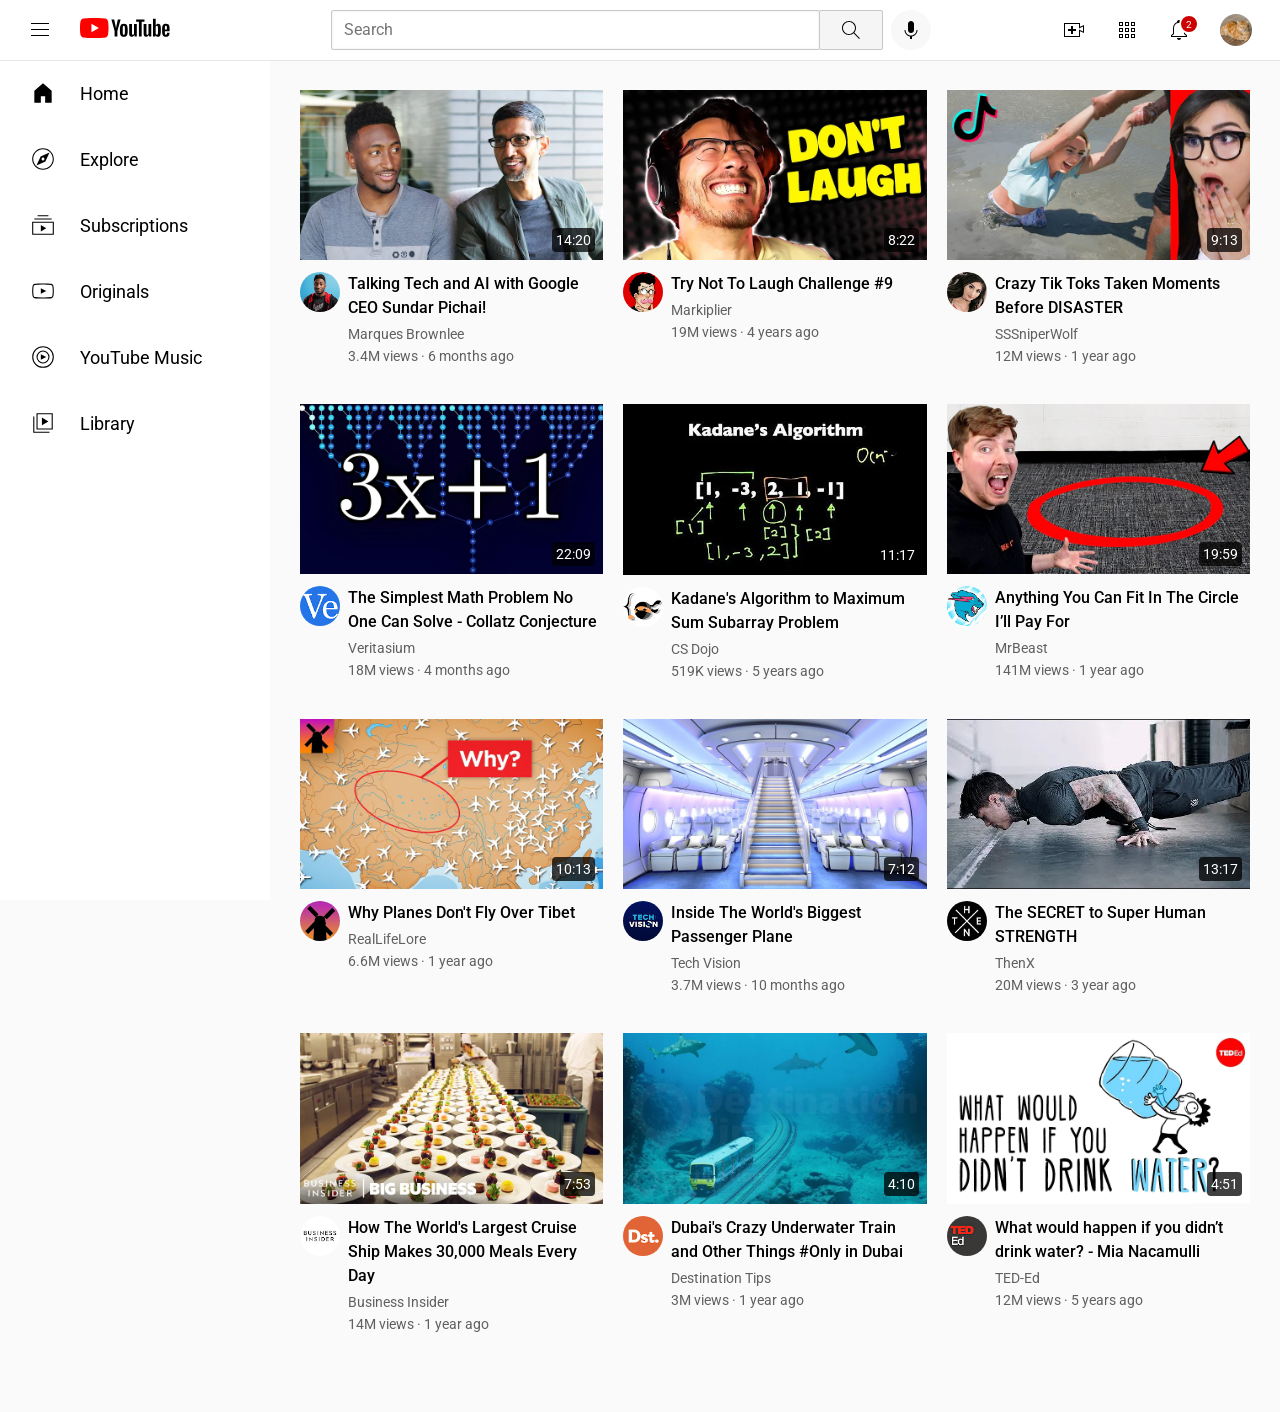
<file: index.html>
<!DOCTYPE html >
<html>
  <head>
    <title>YouTube.com Clone</title>

    <link rel="preconnect" href="https://fonts.googleapis.com">
    <link rel="preconnect" href="https://fonts.gstatic.com" crossorigin>
    <link href="https://fonts.googleapis.com/css2?family=Roboto:ital,wght@0,100..900;1,100..900&display=swap" rel="stylesheet">

    <link rel="stylesheet" href="styles/general.css">
    <link rel="stylesheet" href="styles/header.css">
    <link rel="stylesheet" href="styles/video.css">
    <link rel="stylesheet" href="styles/sidebar.css">
  </head>
  <body>
    <header class="header">
      <div class="left-section">
        <img class="hamburger-menu-icon" src="icons/hamburger-menu.svg">
        <a href=".">
          <img class="youtube-logo" src="icons/youtube-logo.svg">
        </a>
        <a href=".">
          <img class="youtube-icon" src="icons/youtube-icon.png">
        </a>
      </div>
      <div class="middle-section">
        <input class="search-bar" type="text" placeholder="Search">
        <button class="search-button">
          <img class="search-icon" src="icons/search.svg">
          <div class="tooltip">Search</div>
        </button>
        <button class="small-search-button">
          <img class="small-search-icon" src="icons/search.svg">
          <div class="tooltip">Search</div>
        </button>
        <button class="voice-search-button">
          <img class="voice-search-icon" src="icons/voice-search-icon.svg">
          <div class="tooltip">Search with your voice</div>
        </button>
      </div>
      <div class="right-section">
        <div class="upload-icon-container">
          <img class="upload-icon" src="icons/upload.svg">
          <div class="tooltip">Create</div>
        </div>
        <div class="youtube-apps-icon-container">
          <img class="youtube-apps-icon" src="icons/youtube-apps.svg">
          <div class="tooltip">YouTube apps</div>
        </div>
        <div class="notifications-icon-container">
          <img class="notifications-icon" src="icons/notifications.svg">
          <div class="notifications-count">2</div>
          <div class="tooltip">Notifications</div>
        </div>
        <img class="current-user-picture" src="channel-pictures/my-channel-3.jpg">
      </div>
    </header>

    <nav class="sidebar">
      <div class="sidebar-link">
        <img src="icons/home.svg">
        <div>Home</div>
      </div>
      <div class="sidebar-link">
        <img src="icons/explore.svg">
        <div>Explore</div>
      </div>
      <div class="sidebar-link">
        <img src="icons/subscriptions.svg">
        <div>Subscriptions</div>
      </div>
      <div class="sidebar-link">
        <img src="icons/originals.svg">
        <div>Originals</div>
      </div>
      <div class="sidebar-link">
        <img src="icons/youtube-music.svg">
        <div>YouTube Music</div>
      </div>
      <div class="sidebar-link">
        <img src="icons/library.svg">
        <div>Library</div>
      </div>
    </nav>

    <main>
      <section class="video-grid js-video-grid"></section>
    </main>

    <script src="scripts/video.js" type="module"></script>
  </body>
</html>
</file>
<file: styles/general.css>
body {
  font-family: Roboto, Arial;
  margin: 0;
  padding-top: 90px;
  padding-left: 110px;
  padding-right: 30px;
  padding-bottom: 80px;
  background-color: rgb(250, 250, 250);
}

@media (min-width: 1200.1px) {
  body {
    padding-left: 300px;
  }
}

p {
  margin-top: 0;
  margin-bottom: 0;
}
</file>
<file: styles/header.css>
.header {
  height: 60px;

  display: flex;
  flex-direction: row;
  justify-content: space-between;

  position: fixed;
  top: 0px;
  left: 0px;
  right: 0px;
  background-color: white;
  border-bottom: 1px solid rgb(230, 230, 230);

  z-index: 100;
}

.left-section {
  display: flex;
  align-items: center;
}

.hamburger-menu-icon {
  height: 24px;
  margin-left: 28px;
  margin-right: 28px;
  cursor: pointer;
}

.youtube-logo {
  height: 20px;
}

.youtube-icon {
  display: none;
}

.middle-section {
  margin-left: 60px;
  margin-right: 30px;
  flex: 1;
  max-width: 480px;
  display: flex;
  align-items: center;
}

@media (min-width: 1200px) {
  .middle-section {
    max-width: 600px;
  }
}

.search-bar {
  height: 36px;
  padding-left: 12px;
  border: 1px solid rgb(200, 200, 200);
  border-radius: 2px;
  box-shadow: inset 0px 0px 3px rgba(0, 0, 0, 0.08);
  flex: 1;
  width: 0;
}

.search-bar::placeholder {
  font-family: Roboto, Arial;
  font-size: 16px;
}

.search-button {
  height: 40px;
  width: 64px;
  border: 1px solid rgb(200, 200, 200);
  border-radius: 2px;
  background-color: rgb(245, 245, 245);
  margin-left: -1px;
  margin-right: 8px;
}

.search-icon {
  height: 24px;
}

.voice-search-button,
.small-search-button {
  height: 40px;
  width: 40px;
  border: none;
  border-radius: 20px;
  background-color: rgb(248, 248, 248);
}

.voice-search-icon,
.small-search-icon {
  height: 24px;
}

.right-section {
  width: 190px;
  display: flex;
  align-items: center;
  justify-content: space-between;
  padding-right: 28px;
  flex-shrink: 0;
}

.upload-icon,
.youtube-apps-icon,
.notifications-icon {
  height: 24px;
}

.notifications-icon-container {
  position: relative;
}

.notifications-count {
  position: absolute;
  top: -4px;
  right: -8px;

  background-color: rgb(204, 0, 0);
  color: white;
  font-size: 10px;
  width: 16px;
  height: 16px;
  display: flex;
  align-items: center;
  justify-content: center;
  border-radius: 15px;
  border: 2px solid white;
}

.search-button,
.voice-search-button,
.small-search-button {
  transition: background-color 0.2s;
}

.search-button:hover,
.voice-search-button:hover,
.small-search-button:hover {
  background-color: rgb(235, 235, 235);
}

.search-button,
.voice-search-button,
.small-search-button,
.upload-icon-container,
.youtube-apps-icon-container,
.notifications-icon-container {
  position: relative;
  display: flex;
  justify-content: center;
  align-items: center;
  cursor: pointer;
}

.search-button .tooltip,
.voice-search-button .tooltip,
.small-search-button .tooltip,
.upload-icon-container .tooltip,
.youtube-apps-icon-container .tooltip,
.notifications-icon-container .tooltip {
  position: absolute;
  bottom: -36px;
  white-space: nowrap;
  padding: 8px 10px;
  background-color: rgba(70, 70, 70, 0.75);
  color: white;
  border-radius: 2px;
  font-size: 12px;
  opacity: 0;
  transition: opacity 0.2s;
  pointer-events: none;
}

.search-button:hover .tooltip,
.voice-search-button:hover .tooltip,
.small-search-button:hover .tooltip,
.upload-icon-container:hover .tooltip,
.youtube-apps-icon-container:hover .tooltip,
.notifications-icon-container:hover .tooltip {
  opacity: 1;
}

.small-search-button {
  display: none;
}

@media (max-width: 680px) {
  .youtube-logo {
    display: none;
  }

  .youtube-icon {
    display: inline-block;
    height: 22px;
  }

  .middle-section {
    justify-content: end;
    margin-right: 20px;
  }

  .search-bar,
  .search-button {
    display: none;
  }

  .small-search-button {
    display: flex;
    margin-right: 10px;
  }

  .small-search-button,
  .voice-search-button {
    background-color: transparent;
  }
}

.current-user-picture {
  height: 32px;
  border-radius: 16px;
}
</file>
<file: styles/video.css>
.video-grid {
  display: grid;
  grid-template-columns: 1fr 1fr 1fr;
  column-gap: 20px;
  row-gap: 40px;
}

@media (max-width: 680px) {
  .video-grid {
    grid-template-columns: 1fr;
  }
}

@media (min-width: 680.1px) and (max-width: 970px) {
  .video-grid {
    grid-template-columns: 1fr 1fr;
  }
}

@media (min-width: 970.1px) and (max-width: 1450px) {
  .video-grid {
    grid-template-columns: 1fr 1fr 1fr;
  }
}

@media (min-width: 1450.1px) {
  .video-grid {
    grid-template-columns: 1fr 1fr 1fr 1fr;
  }
}

.thumbnail-row {
  margin-bottom: 8px;
  position: relative;
}

.thumbnail {
  width: 100%;
}

.video-time {
  position: absolute;
  bottom: 12px;
  right: 8px;

  background-color: rgba(0, 0, 0, 0.75);
  color: white;
  font-size: 13px;
  padding: 4px;
  border-radius: 4px;
}

.profile-picture-container {
  position: relative;
  display: inline-block;
}

.profile-picture {
  width: 100%;
  border-radius: 25px;
}

.channel-tooltip {
  position: absolute;
  bottom: -90px;
  z-index: 90;

  background-color: white;
  box-shadow: 2px 2px 10px rgba(0, 0, 0, 0.3);
  border-radius: 4px;
  padding-top: 12px;
  padding-bottom: 12px;
  padding-left: 12px;
  padding-right: 50px;
  white-space: nowrap;
  pointer-events: none;
  opacity: 0;
  transition: opacity 0.15s;

  display: flex;
  gap: 10px;
  align-items: center;
}

.profile-picture-container:hover .channel-tooltip {
  opacity: 1;
}

.channel-tooltip-picture {
  width: 60px;
  border-radius: 30px;
}

.channel-tooltip-name {
  font-weight: 500;
  margin-bottom: 4px;
}

.channel-tooltip-stats {
  color: rgb(100, 100, 100);
  font-size: 14px;
}

.video-info-grid {
  display: grid;
  grid-template-columns: 40px 1fr;
  column-gap: 8px;
}

.video-title {
  font-weight: 500;
  font-size: 14px;
  line-height: 18px;
  margin-bottom: 6px;
}

.video-title-link,
.channel-link {
  text-decoration: none;
  color: black;
}

.video-author,
.video-stats {
  color: rgb(96, 96, 96);
  font-size: 12px;
}

.video-author {
  margin-bottom: 4px;
}

@media (min-width: 1000px) {
  .video-title {
    font-size: 16px;
    line-height: 24px;
  }

  .video-author,
  .video-stats {
    font-size: 14px;
  }

  .video-author {
    margin-bottom: 6px;
  }

  .video-time {
    font-size: 14px;
  }
}
</file>
<file: styles/sidebar.css>
@media (max-width: 1200px) {
  .sidebar {
    position: fixed;
    top: 60px;
    left: 0px;
    bottom: 0px;
    width: 80px;
    background-color: white;
  }

  .sidebar-link {
    height: 75px;
    transition: background-color 0.15s;
    display: flex;
    flex-direction: column;
    align-items: center;
    justify-content: center;
    cursor: pointer;
  }

  .sidebar-link:hover {
    background-color: rgb(240, 240, 240);
  }

  .sidebar-link img {
    height: 26px;
    margin-bottom: 4px;
  }

  .sidebar-link div {
    font-size: 10px;
  }

  @media (min-width: 1000px) {
    .sidebar-link div {
      font-size: 11px;
    }
  }
}

@media (min-width: 1200.1px) {
  .sidebar {
    position: fixed;
    top: 60px;
    left: 0px;
    bottom: 0px;
    width: 270px;
    background-color: white;
  }

  .sidebar-link {
    height: 50px;
    transition: background-color 0.15s;
    display: flex;
    flex-direction: row;
    align-items: center;
    cursor: pointer;
    padding-top: 8px;
    padding-bottom: 8px;
  }

  .sidebar-link:hover {
    background-color: rgb(240, 240, 240);
  }

  .sidebar-link img {
    height: 26px;
    margin-left: 30px;
    margin-right: 24px;
  }

  .sidebar-link div {
    font-size: 18px;
  }
}
</file>
